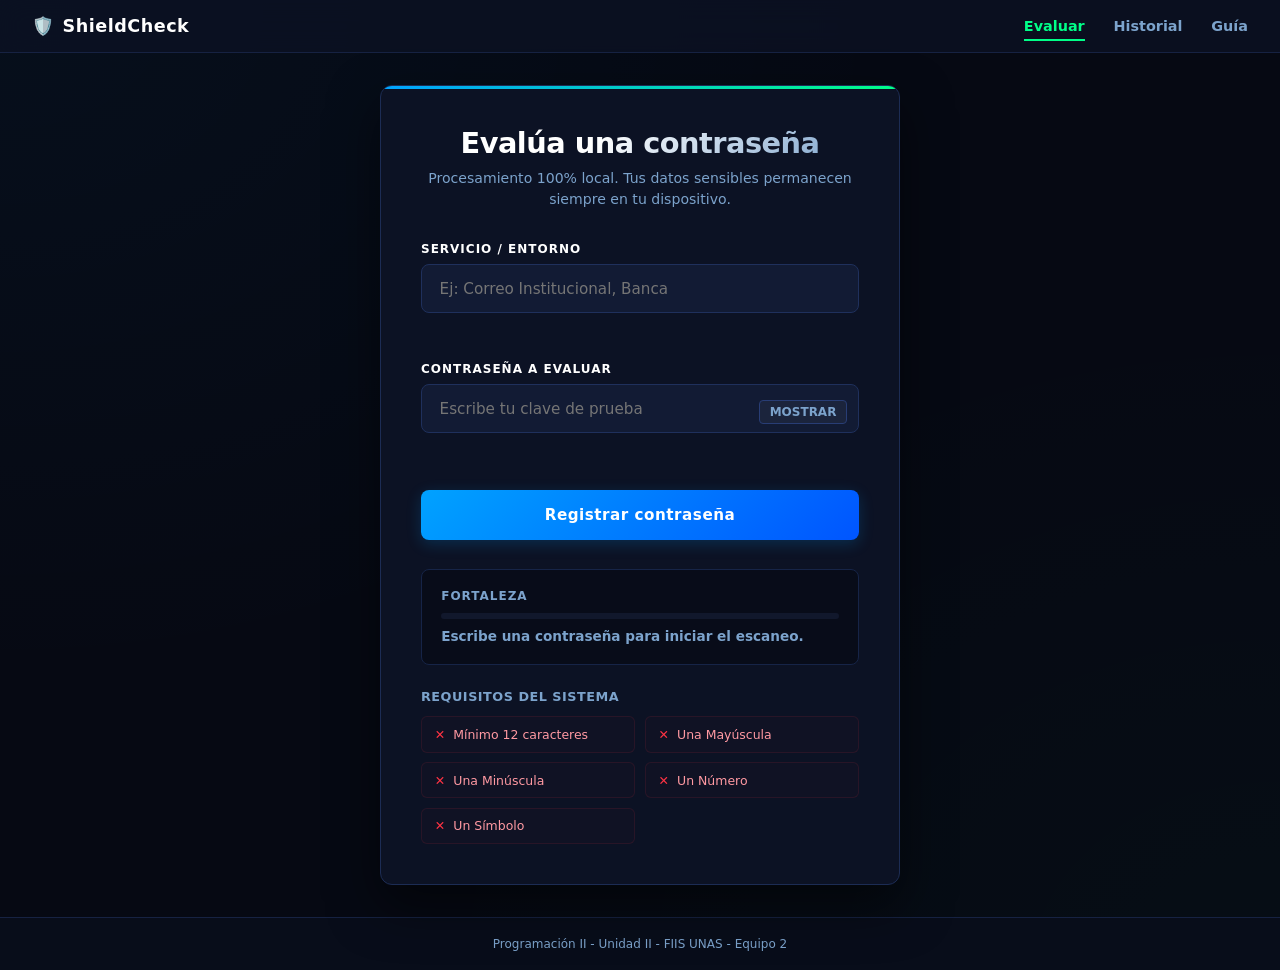
<file: index.html>
<!DOCTYPE html>
<html lang="es">

<head>
    <meta charset="UTF-8">
    <meta name="viewport" content="width=device-width, initial-scale=1.0">
    <meta http-equiv="Content-Security-Policy"
        content="default-src 'self'; style-src 'self' 'unsafe-inline'; script-src 'self';">

    <title>ShieldCheck - Login & Auditoría</title>
    <link rel="stylesheet" href="css/estilos.css">
</head>

<body>

    <header>
        <div class="logo">ShieldCheck</div>
        <nav>
            <button id="menu-toggle" aria-expanded="false" aria-label="Abrir menú">Menú</button>
            <ul id="menu-nav">
                <li><a href="index.html" class="active">Evaluar</a></li>
                <li><a href="historial.html">Historial</a></li>
                <li><a href="guia.html">Guía</a></li>
            </ul>
        </nav>
    </header>

    <main>
        <section class="central-panel">
            <div class="panel-header">
                <h1>Evalúa una contraseña</h1>
                <p>Procesamiento 100% local. Tus datos sensibles permanecen siempre en tu dispositivo.</p>
            </div>

            <form id="evaluador-form" novalidate>
                <div class="form-group">
                    <label for="servicio">SERVICIO / ENTORNO</label>
                    <input type="text" id="servicio" placeholder="Ej: Correo Institucional, Banca"
                        aria-describedby="error-servicio" required>
                    <span id="error-servicio" class="error-message" aria-live="polite"></span>
                </div>

                <div class="form-group">
                    <label for="password">CONTRASEÑA A EVALUAR</label>
                    <div class="password-container">
                        <input type="password" id="password" autocomplete="new-password"
                            placeholder="Escribe tu clave de prueba" aria-describedby="error-password" required>
                        <button type="button" id="toggle-password-btn">Mostrar</button>
                    </div>
                    <span id="error-password" class="error-message" aria-live="polite"></span>
                </div>

                <button type="submit">Registrar contraseña</button>

                <div id="medidor-fuerza">
                    <div class="hud-label">FORTALEZA</div>
                    <div class="barra-progreso"></div>
                    <p id="texto-nivel">Escribe una contraseña para iniciar el escaneo.</p>
                </div>

                <div class="criterios-title">Requisitos del Sistema</div>
                <ul id="lista-criterios">
                    <li id="crit-longitud">Mínimo 12 caracteres</li>
                    <li id="crit-mayuscula">Una Mayúscula</li>
                    <li id="crit-minuscula">Una Minúscula</li>
                    <li id="crit-numero">Un Número</li>
                    <li id="crit-simbolo">Un Símbolo</li>
                </ul>
            </form>
        </section>
    </main>

    <footer>
        <p>Programación II - Unidad II - FIIS UNAS - Equipo 2</p>
    </footer>

    <script src="js/datos.js"></script>
    <script src="js/app.js"></script>
</body>

</html>
</file>
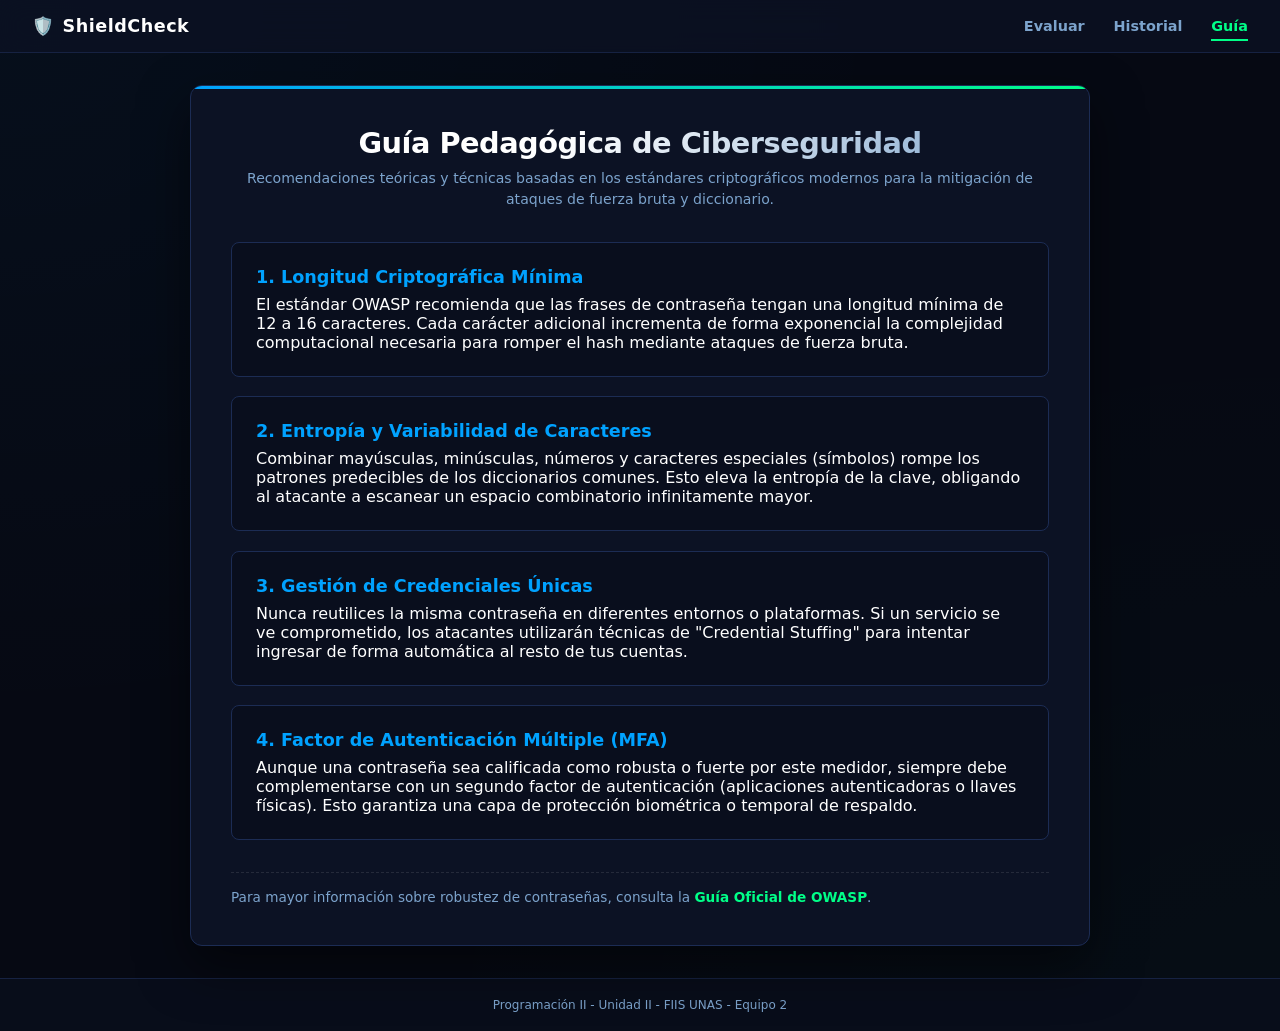
<file: guia.html>
<!DOCTYPE html>
<html lang="es">

<head>
    <meta charset="UTF-8">
    <meta name="viewport" content="width=device-width, initial-scale=1.0">
    <title>ShieldCheck - Guía Pedagógica</title>
    <link rel="stylesheet" href="css/estilos.css">
</head>

<body>

    <header>
        <div class="logo">ShieldCheck</div>
        <nav>
            <button id="menu-toggle" aria-expanded="false" aria-label="Abrir menú">Menú</button>
            <ul id="menu-nav">
                <li><a href="index.html">Evaluar</a></li>
                <li><a href="historial.html">Historial</a></li>
                <li><a href="guia.html" class="active">Guía</a></li>
            </ul>
        </nav>
    </header>

    <main>
        <section class="central-panel wide-panel">
            <div class="panel-header">
                <h1>Guía Pedagógica de Ciberseguridad</h1>
                <p>Recomendaciones teóricas y técnicas basadas en los estándares criptográficos modernos para la
                    mitigación de ataques de fuerza bruta y diccionario.</p>
            </div>

            <div class="consejos-grid">
                <article class="consejo-seguridad">
                    <h2>1. Longitud Criptográfica Mínima</h2>
                    <p>El estándar OWASP recomienda que las frases de contraseña tengan una longitud mínima de 12 a 16
                        caracteres. Cada carácter adicional incrementa de forma exponencial la complejidad computacional
                        necesaria para romper el hash mediante ataques de fuerza bruta.</p>
                </article>

                <article class="consejo-seguridad">
                    <h2>2. Entropía y Variabilidad de Caracteres</h2>
                    <p>Combinar mayúsculas, minúsculas, números y caracteres especiales (símbolos) rompe los patrones
                        predecibles de los diccionarios comunes. Esto eleva la entropía de la clave, obligando al
                        atacante a escanear un espacio combinatorio infinitamente mayor.</p>
                </article>

                <article class="consejo-seguridad">
                    <h2>3. Gestión de Credenciales Únicas</h2>
                    <p>Nunca reutilices la misma contraseña en diferentes entornos o plataformas. Si un servicio se ve
                        comprometido, los atacantes utilizarán técnicas de "Credential Stuffing" para intentar ingresar
                        de forma automática al resto de tus cuentas.</p>
                </article>

                <article class="consejo-seguridad">
                    <h2>4. Factor de Autenticación Múltiple (MFA)</h2>
                    <p>Aunque una contraseña sea calificada como robusta o fuerte por este medidor, siempre debe
                        complementarse con un segundo factor de autenticación (aplicaciones autenticadoras o llaves
                        físicas). Esto garantiza una capa de protección biométrica o temporal de respaldo.</p>
                </article>
            </div>

            <div class="guia-referencias"
                style="margin-top: 2rem; padding-top: 1rem; border-top: 1px dashed rgba(255,255,255,0.1);">
                <p style="font-size: 0.85rem; color: #7ca3cc;">Para mayor información sobre robustez de contraseñas,
                    consulta la
                    <a href="https://owasp.org" target="_blank" rel="noopener noreferrer"
                        style="color: #00ff88; text-decoration: none; font-weight: bold;">Guía Oficial de OWASP</a>.
                </p>
            </div>
        </section>
    </main>

    <footer>
        <p>Programación II - Unidad II - FIIS UNAS - Equipo 2</p>
    </footer>

    <script src="js/datos.js"></script>
    <script src="js/app.js"></script>
</body>

</html>
</file>
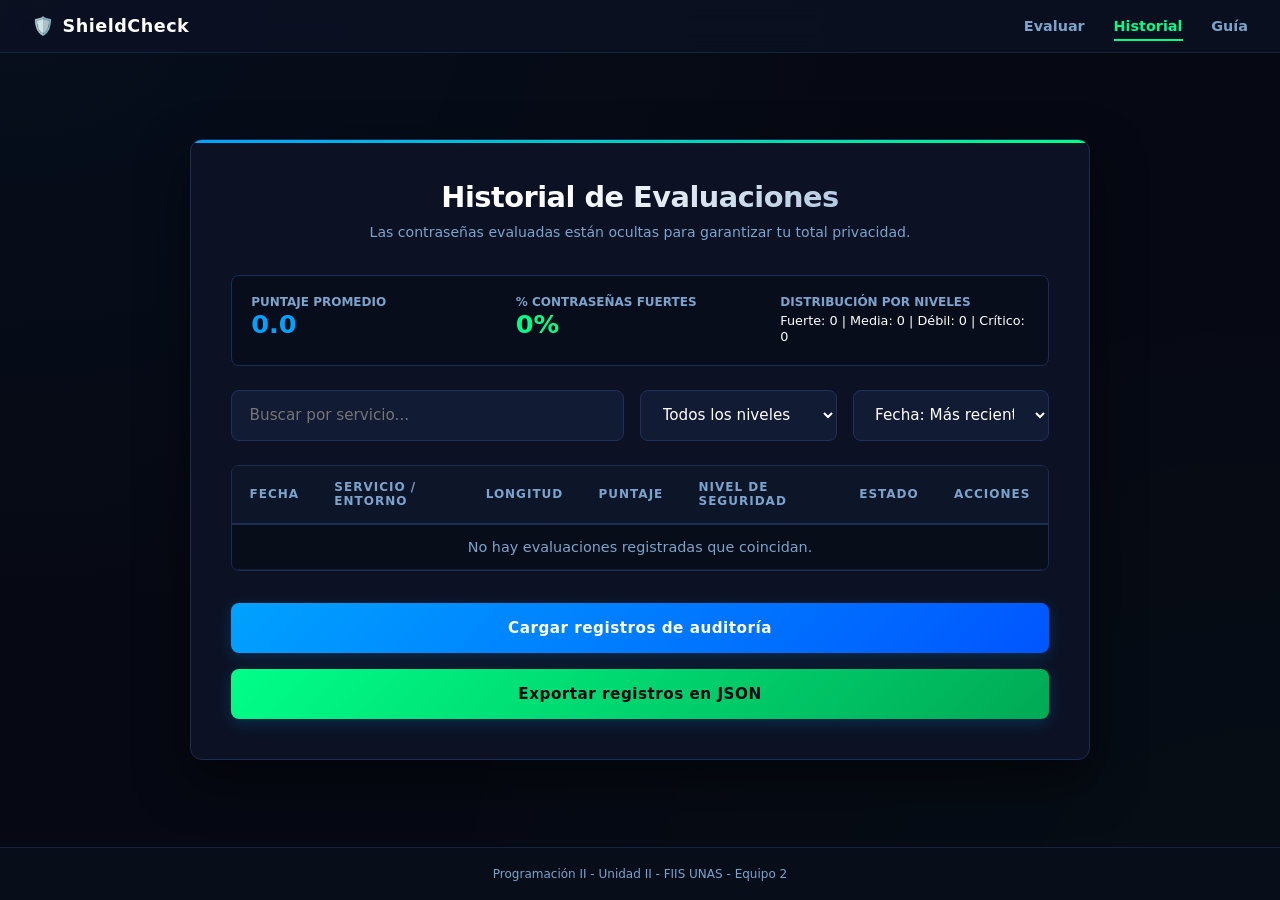
<file: historial.html>
<!DOCTYPE html>
<html lang="es">

<head>
    <meta charset="UTF-8">
    <meta name="viewport" content="width=device-width, initial-scale=1.0">
    <title>ShieldCheck - Registro Histórico</title>
    <link rel="stylesheet" href="css/estilos.css">
</head>

<body>

    <header>
        <div class="logo">ShieldCheck</div>
        <nav>
            <button id="menu-toggle" aria-expanded="false" aria-label="Abrir menú">Menú</button>
            <ul id="menu-nav">
                <li><a href="index.html">Evaluar</a></li>
                <li><a href="historial.html" class="active">Historial</a></li>
                <li><a href="guia.html">Guía</a></li>
            </ul>
        </nav>
    </header>

    <main>
        <section class="central-panel wide-panel">
            <div class="panel-header">
                <h1>Historial de Evaluaciones</h1>
                <p>Las contraseñas evaluadas están ocultas para garantizar tu total privacidad.</p>
            </div>

            <!-- 📊 NUEVO: Contenedor del Resumen Estadístico exigido por el docente -->
            <div id="resumen-estadistico"
                style="display: grid; grid-template-columns: repeat(3, 1fr); gap: 1rem; margin-bottom: 1.5rem; background: rgba(4, 6, 14, 0.4); padding: 1.2rem; border-radius: 8px; border: 1px solid #1c2c54;">
                <div class="stat-card">
                    <div style="font-size: 0.75rem; color: #7ca3cc; font-weight: 700; text-transform: uppercase;">
                        Puntaje Promedio</div>
                    <div id="stat-promedio" style="font-size: 1.6rem; font-weight: 800; color: #00a2ff;">0.0</div>
                </div>
                <div class="stat-card">
                    <div style="font-size: 0.75rem; color: #7ca3cc; font-weight: 700; text-transform: uppercase;">%
                        Contraseñas Fuertes</div>
                    <div id="stat-porcentaje" style="font-size: 1.6rem; font-weight: 800; color: #00ff88;">0%</div>
                </div>
                <div class="stat-card">
                    <div style="font-size: 0.75rem; color: #7ca3cc; font-weight: 700; text-transform: uppercase;">
                        Distribución por Niveles</div>
                    <div id="stat-barras"
                        style="font-size: 0.8rem; color: #ffffff; margin-top: 0.2rem; line-height: 1.3;">
                        Fuerte: 0 | Media: 0 | Débil: 0 | Crítico: 0
                    </div>
                </div>
            </div>

            <!-- Controles algorítmicos con ordenamiento integrado -->
            <div id="filtros-contenedor"
                style="display: grid; grid-template-columns: 2fr 1fr 1fr; gap: 1rem; margin-bottom: 1.5rem;">
                <input type="text" id="buscar-historial" placeholder="Buscar por servicio...">
                <select id="filtro-nivel">
                    <option value="">Todos los niveles</option>
                    <option value="Fuerte">Fuerte</option>
                    <option value="Media">Media</option>
                    <option value="Débil">Débil</option>
                    <option value="Crítico">Crítico</option>
                </select>
                <!-- 🎯 NUEVO: Selector de ordenamiento requerido -->
                <select id="ordenar-historial">
                    <option value="fecha-desc">Fecha: Más reciente</option>
                    <option value="fecha-asc">Fecha: Más antigua</option>
                    <option value="puntaje-desc">Puntaje: Mayor a menor</option>
                    <option value="puntaje-asc">Puntaje: Menor a mayor</option>
                </select>
            </div>

            <div class="tabla-responsiva">
                <table>
                    <thead>
                        <tr>
                            <th>Fecha</th>
                            <th>Servicio / Entorno</th>
                            <th>Longitud</th>
                            <th>Puntaje</th>
                            <th>Nivel de Seguridad</th>
                            <th>Estado</th>
                            <th>Acciones</th>
                        </tr>
                    </thead>
                    <tbody id="lista-evaluaciones">
                        <tr>
                            <td colspan="7" style="text-align: center;">No hay evaluaciones registradas en esta consola.
                            </td>
                        </tr>
                    </tbody>
                </table>
            </div>

            <div id="acciones-datos">
                <button id="btn-cargar-ejemplos" class="btn-action">Cargar registros de auditoría</button>
                <button id="btn-exportar-json" class="btn-action btn-export">Exportar registros en JSON</button>
            </div>
        </section>
    </main>

    <footer>
        <p>Programación II - Unidad II - FIIS UNAS - Equipo 2</p>
    </footer>

    <script src="js/datos.js"></script>
    <script src="js/app.js"></script>
</body>

</html>
</file>
<file: css/estilos.css>
:root {
    --bg-quantum: #060913;
    --bg-tactical-card: #0c1224;
    --bg-field: #121b34;
    --cyber-neon: #00ff88;
    --cyber-amber: #ffaa00;
    --cyber-crimson: #ff3344;
    --cyber-blue: #00a2ff;
    --text-primary: #ffffff;
    --text-muted: #7ca3cc;
    --font-system: 'Segoe UI', system-ui, -apple-system, sans-serif;
    --matrix-radius: 12px;
    --fx-smooth: all 0.4s cubic-bezier(0.16, 1, 0.3, 1);
}

* {
    box-sizing: border-box;
    margin: 0;
    padding: 0;
    font-family: var(--font-system);
}

body {
    background-color: var(--bg-quantum);
    background-image:
        radial-gradient(at 0% 0%, rgba(0, 162, 255, 0.04) 0px, transparent 50%),
        radial-gradient(at 100% 100%, rgba(0, 255, 136, 0.02) 0px, transparent 50%);
    color: var(--text-primary);
    min-height: 100vh;
    display: flex;
    flex-direction: column;
}

header {
    background: rgba(12, 18, 36, 0.8);
    backdrop-filter: blur(12px);
    -webkit-backdrop-filter: blur(12px);
    padding: 1rem 2rem;
    display: flex;
    justify-content: space-between;
    align-items: center;
    border-bottom: 1px solid #162242;
    position: sticky;
    top: 0;
    z-index: 100;
}

.logo {
    font-size: 1.1rem;
    font-weight: 800;
    letter-spacing: 0.5px;
    color: var(--text-primary);
    display: flex;
    align-items: center;
    gap: 0.5rem;
}

.logo::before {
    content: "🛡️";
}

#menu-toggle {
    display: none;
}

#menu-nav {
    display: flex;
    list-style: none;
    gap: 1.8rem;
}

#menu-nav a {
    color: var(--text-muted);
    text-decoration: none;
    font-size: 0.9rem;
    font-weight: 600;
    transition: var(--fx-smooth);
    position: relative;
    padding: 0.4rem 0;
}

#menu-nav a:hover,
#menu-nav a.active {
    color: var(--cyber-neon);
}

#menu-nav a::after {
    content: "";
    position: absolute;
    bottom: 0;
    left: 0;
    width: 0;
    height: 2px;
    background: var(--cyber-neon);
    transition: var(--fx-smooth);
}

#menu-nav a.active::after,
#menu-nav a:hover::after {
    width: 100%;
}

main {
    flex: 1;
    display: flex;
    align-items: center;
    justify-content: center;
    padding: 2rem 1rem;
}

.central-panel {
    background: var(--bg-tactical-card);
    border: 1px solid #1c2c54;
    padding: 2.5rem;
    border-radius: var(--matrix-radius);
    box-shadow: 0 20px 50px rgba(0, 0, 0, 0.5);
    width: 100%;
    max-width: 520px;
    position: relative;
    overflow: hidden;
}

.central-panel::before {
    content: "";
    position: absolute;
    top: 0;
    left: 0;
    width: 100%;
    height: 3px;
    background: linear-gradient(90deg, var(--cyber-blue), var(--cyber-neon));
}

.panel-header {
    text-align: center;
    margin-bottom: 2rem;
}

h1 {
    font-size: 1.8rem;
    font-weight: 800;
    letter-spacing: -0.5px;
    margin-bottom: 0.5rem;
    background: linear-gradient(135deg, #ffffff 40%, var(--text-muted) 100%);
    -webkit-background-clip: text;
    letter-spacing: -0.5px;
    margin-bottom: 0.5rem;
    background: linear-gradient(135deg, #ffffff 40%, var(--text-muted) 100%);
    -webkit-background-clip: text;
    background-clip: text;
    -webkit-text-fill-color: transparent;
}

.panel-header p {
    color: var(--text-muted);
    font-size: 0.88rem;
    line-height: 1.5;
}

.form-group {
    display: flex;
    flex-direction: column;
    gap: 0.5rem;
    margin-bottom: 1.5rem;
    position: relative;
}

label {
    color: var(--text-primary);
    font-size: 0.75rem;
    font-weight: 700;
    text-transform: uppercase;
    letter-spacing: 1px;
}

input,
select {
    background-color: var(--bg-field);
    border: 1px solid #1f305c;
    color: var(--text-primary);
    padding: 0.9rem 1.1rem;
    border-radius: 8px;
    font-size: 0.95rem;
    transition: var(--fx-smooth);
    width: 100%;
}

input:focus,
select:focus {
    outline: none;
    border-color: var(--cyber-blue);
    box-shadow: 0 0 15px rgba(0, 162, 255, 0.15);
}

.error-message {
    color: var(--cyber-crimson);
    font-size: 0.75rem;
    font-weight: 600;
    margin-top: 0.2rem;
    min-height: 14px;
    display: block;
}

.password-container {
    position: relative;
}

.password-container input {
    padding-right: 4.2rem;
}

#toggle-password-btn {
    position: absolute;
    right: 12px;
    bottom: 9px;
    background: rgba(255, 255, 255, 0.04);
    border: 1px solid #283d75;
    color: var(--text-muted);
    padding: 0.25rem 0.6rem;
    border-radius: 4px;
    font-size: 0.75rem;
    font-weight: bold;
    cursor: pointer;
    text-transform: uppercase;
    transition: var(--fx-smooth);
}

#toggle-password-btn:hover {
    color: var(--cyber-blue);
    border-color: var(--cyber-blue);
    background: rgba(0, 162, 255, 0.05);
}

button[type="submit"],
.btn-action {
    background: linear-gradient(135deg, var(--cyber-blue) 0%, #0055ff 100%);
    color: var(--text-primary);
    border: none;
    padding: 1rem;
    border-radius: 8px;
    font-weight: 700;
    font-size: 0.95rem;
    letter-spacing: 0.5px;
    cursor: pointer;
    width: 100%;
    box-shadow: 0 4px 15px rgba(0, 162, 255, 0.2);
    transition: var(--fx-smooth);
    margin-top: 0.5rem;
}

button[type="submit"]:hover,
.btn-action:hover {
    transform: translateY(-1px);
    box-shadow: 0 6px 20px rgba(0, 162, 255, 0.4);
    filter: brightness(1.1);
}

.btn-export {
    background: linear-gradient(135deg, var(--cyber-neon) 0%, #00aa55 100%) !important;
    color: #060913 !important;
    margin-top: 1rem;
}

#medidor-fuerza {
    margin-top: 1.8rem;
    background: rgba(4, 6, 14, 0.5);
    border: 1px solid #162447;
    padding: 1.2rem;
    border-radius: 8px;
}

.hud-label {
    font-size: 0.75rem;
    font-weight: 700;
    color: var(--text-muted);
    text-transform: uppercase;
    letter-spacing: 1px;
}

.barra-progreso {
    height: 6px;
    background: #11182c;
    border-radius: 3px;
    margin: 0.6rem 0;
    position: relative;
    overflow: hidden;
}

.barra-progreso::after {
    content: "";
    display: block;
    height: 100%;
    width: var(--width-percent, 0%);
    background: var(--cyber-crimson);
    transition: var(--fx-smooth);
    box-shadow: 0 0 8px var(--cyber-crimson);
}

#texto-nivel {
    font-size: 0.85rem;
    color: var(--text-muted);
    font-weight: 600;
}

.criterios-title {
    font-size: 0.8rem;
    font-weight: 700;
    text-transform: uppercase;
    color: var(--text-muted);
    margin: 1.5rem 0 0.8rem 0;
    letter-spacing: 0.5px;
}

#lista-criterios {
    list-style: none;
    display: grid;
    grid-template-columns: repeat(2, 1fr);
    gap: 0.6rem;
}

#lista-criterios li {
    background: rgba(255, 51, 68, 0.02);
    border: 1px solid rgba(255, 51, 68, 0.1);
    padding: 0.6rem 0.8rem;
    border-radius: 6px;
    font-size: 0.78rem;
    color: #ff99a2;
    display: flex;
    align-items: center;
    gap: 0.5rem;
    transition: var(--fx-smooth);
}

#lista-criterios li::before {
    content: "✕";
    font-weight: bold;
    color: var(--cyber-crimson);
}

.wide-panel {
    max-width: 900px;
}

#filtros-contenedor {
    display: grid;
    grid-template-columns: 2fr 1fr 1fr;
    gap: 1rem;
    margin-bottom: 1.5rem;
}

.tabla-responsiva {
    overflow-x: auto;
    border: 1px solid #1c2c54;
    border-radius: 8px;
}

table {
    width: 100%;
    border-collapse: collapse;
    background: #080d1a;
    font-size: 0.9rem;
}

th,
td {
    padding: 0.9rem 1.1rem;
    text-align: left;
}

th {
    background: rgba(18, 27, 52, 0.6);
    color: var(--text-muted);
    font-size: 0.75rem;
    text-transform: uppercase;
    letter-spacing: 1px;
    border-bottom: 2px solid #1c2c54;
}

td {
    border-bottom: 1px solid #131f3d;
    color: #e2e8f0;
}

tr:hover td {
    background: rgba(0, 162, 255, 0.02);
}

.tabla-responsiva button {
    background: #162447;
    border: 1px solid #253b75;
    color: var(--text-muted);
    padding: 0.35rem 0.7rem;
    border-radius: 4px;
    font-size: 0.75rem;
    font-weight: 600;
    transition: var(--fx-smooth);
}

.tabla-responsiva button:first-child:hover {
    color: var(--cyber-neon);
    border-color: var(--cyber-neon);
    background: rgba(0, 255, 136, 0.04);
}

.tabla-responsiva button:last-child:hover {
    color: var(--cyber-crimson);
    border-color: var(--cyber-crimson);
    background: rgba(255, 51, 68, 0.04);
}

#acciones-datos {
    margin-top: 1.5rem;
}

.consejos-grid {
    display: flex;
    flex-direction: column;
    gap: 1.2rem;
    margin-top: 1rem;
}

.consejo-seguridad {
    background: rgba(4, 6, 14, 0.3);
    border: 1px solid #1c2c54;
    padding: 1.5rem;
    border-radius: 8px;
    transition: var(--fx-smooth);
}

.consejo-seguridad:hover {
    border-color: var(--cyber-blue);
    transform: translateX(3px);
}

.consejo-seguridad h2 {
    font-size: 1.1rem;
    color: var(--cyber-blue);
    margin-bottom: 0.5rem;
}

footer {
    background: #080d1a;
    padding: 1.2rem;
    text-align: center;
    font-size: 0.75rem;
    color: var(--text-muted);
    border-top: 1px solid #162242;
    margin-top: auto;
}

@media (max-width: 600px) {
    #menu-toggle {
        display: block;
        background: #121b34;
        border: 1px solid #1f305c;
        color: white;
        padding: 0.5rem 0.8rem;
        border-radius: 6px;
        cursor: pointer;
        font-size: 0.85rem;
    }

    #menu-nav {
        display: none;
    }

    #menu-nav[data-visible="true"] {
        display: flex;
        flex-direction: column;
        position: absolute;
        top: 60px;
        left: 0;
        width: 100%;
        background: var(--bg-tactical-card);
        padding: 1.5rem;
        border-bottom: 1px solid #1c2c54;
        gap: 1.2rem;
        z-index: 200;
    }

    #lista-criterios {
        grid-template-columns: 1fr;
    }

    #filtros-contenedor {
        grid-template-columns: 1fr;
    }

    .central-panel {
        padding: 1.5rem;
    }
}

@media (max-width: 600px) {
    #resumen-estadistico {
        grid-template-columns: 1fr !important;
        gap: 0.8rem !important;
        padding: 1rem !important;
    }

    .stat-card {
        text-align: center;
        padding: 0.5rem 0;
        border-bottom: 1px dashed rgba(255, 255, 255, 0.05);
    }

    .stat-card:last-child {
        border-bottom: none;
    }

    #filtros-contenedor {
        grid-template-columns: 1fr !important;
        gap: 0.8rem !important;
    }
}
</file>
